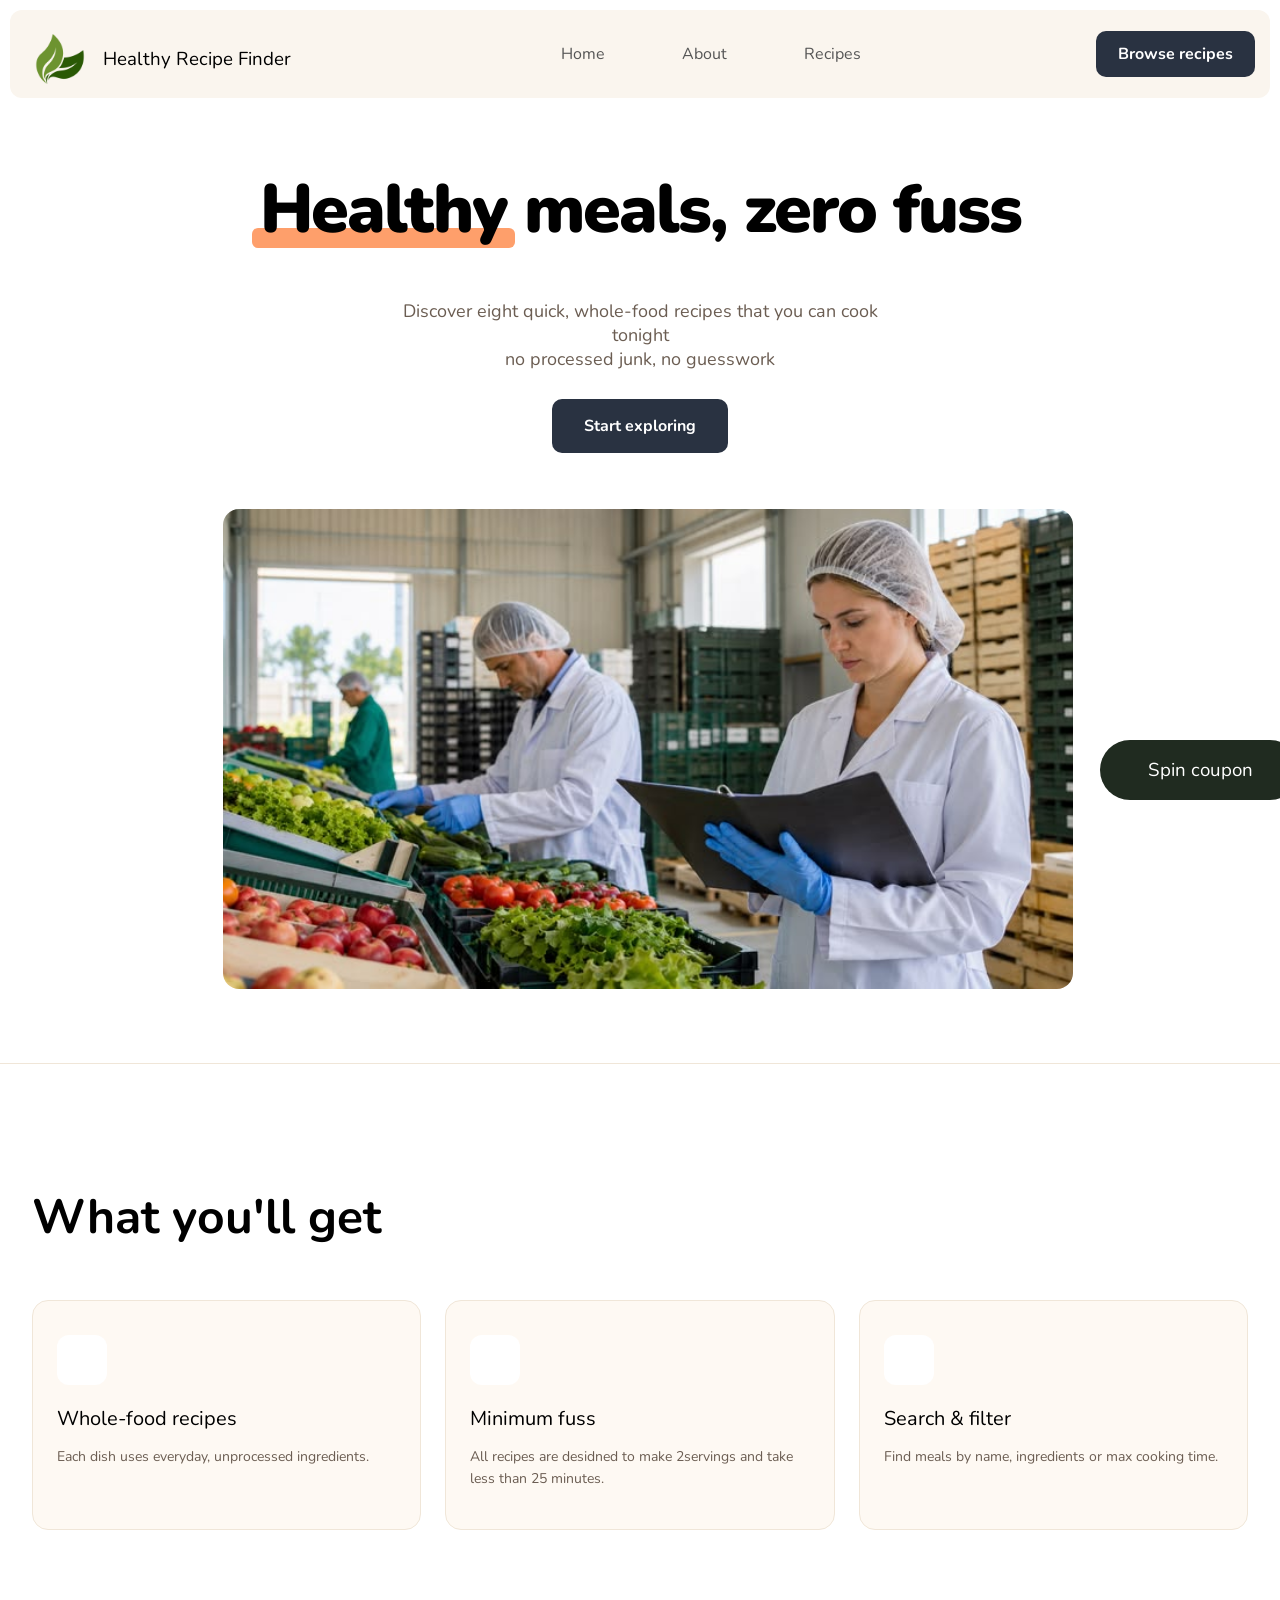
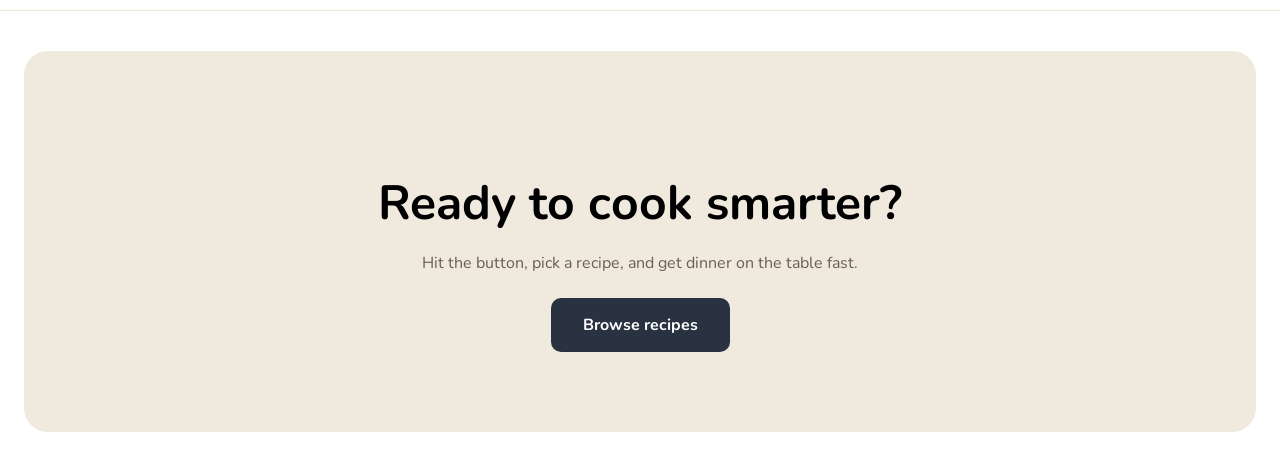
<file: index.html>
<!DOCTYPE html>
<html lang="en">

<head>
    <meta charset="UTF-8">
    <meta name="viewport" content="width=device-width, initial-scale=1.0">
    <title>Home - Healthy Recipe</title>
    <meta name="description" content="Your one stop shop to finding the best healthy and productivity" />
    <link rel="stylesheet" href="style.css">

    <link rel="preconnect" href="https://fonts.googleapis.com">
    <link rel="preconnect" href="https://fonts.gstatic.com" crossorigin>
    <link href="https://fonts.googleapis.com/css2?family=Varela+Round&display=swap" rel="stylesheet">
    <link rel="preconnect" href="https://fonts.googleapis.com">
    <link rel="preconnect" href="https://fonts.gstatic.com" crossorigin>
    <link
        href="https://fonts.googleapis.com/css2?family=Nunito:ital,wght@0,200..1000;1,200..1000&family=Varela+Round&display=swap"
        rel="stylesheet">
</head>

<body>
    <div class="header-container">
        <header>
            <div class="logo">
                <img src="./logo.jpg" alt="logo">

                <h3>
                    Healthy Recipe Finder
                </h3>
            </div>
            <input type="checkbox" id="menu-toggle" hidden>
            <label for="menu-toggle" class="hamburger">
                <span></span>
                <span></span>
                <span></span>
            </label>
            <nav class="nav">
                <li><a href="index.html">Home</a></li>
                <li><a href="about.html">About</a></li>
                <li><a href="recipes.html">Recipes</a></li>
                <a href="recipes.html" class="btn-dark mobile-only">Browse recipes</a>
            </nav>
            <a href="recipes.html" class="btn-dark desktop-only">Browse recipes</a>
        </header>
    </div>
    <main>
        <section class="hero">
            <h1><span class="highlight">Healthy</span> meals, zero fuss</h1>
            <p>Discover eight quick, whole-food recipes that you can cook tonight<br> no processed junk, no guesswork</p>
            <a href="recipes" class="btn-dark big">Start exploring</a>
            <div class="hero-img-wrap">
                <img src="./chef logo.jpg" alt="healthy bowl">
            </div>
        </section>

        <section class="features">
            <h2> What you'll get</h2>
            <div class="feature-grid">
                <div class="feature">
                    <div class="icon"></div>
                    <h3>Whole-food recipes</h3>
                    <p> Each dish uses everyday, unprocessed ingredients.</p>
                </div>
                <div class="feature">
                    <div class="icon"></div>
                    <h3>Minimum fuss</h3>
                    <p>All recipes are desidned to make 2servings and take less than 25 minutes.</p>
                </div>
                <div class="feature">
                    <div class="icon"></div>
                    <h3>Search & filter</h3>
                    <p>Find meals by name, ingredients or max cooking time.</p>
                </div>
            </div>
        </section>
        <section class="cta">
            <h2>Ready to cook smarter?</h2>
            <p>Hit the button, pick a recipe, and get dinner on the table fast.</p>
            <a href="#" class="btn-dark big">Browse recipes</a>
        </section>
    </main>
    <div class="spin-coupon-box">
        <h3>
            Spin coupon
        </h3>
    </div>
    

</body>

</html>
</file>
<file: style.css>
body {
    margin: 0;
    font-family: 'Nunito', sans-serif;
}

.header-container {
    width: 100%;
    /*border: 60%;*/
}
header {
    display: flex;
    justify-content: space-between;
    align-items: center;
    background: rgb(250, 245, 238);
    padding: 4px 15px;
    margin: 10px;
    border-radius: 12px;
    position: relative;
}
main {
    max-width: 1280px;
    margin: 0 auto;
}
.hero{
    text-align: center;
    max-width: 850px;
    margin: 80px auto 0;
    padding: 0 20px;
}
.hero h1 {
    font-size: 68px;
    font-weight: 900;
    line-height: 0.95;
    letter-spacing: -2px;
}
.hero h1 span {
    position: relative;
    z-index: 1;
}
.hero h1 span::after {
    content: '';
    position: absolute;
    left: -8px;
    right: -8px;
    bottom: 8px;
    height: 20px;
    background: #fe9f6b;
    border-radius: 6px;
    z-index: -1;
}
.hero p {
    color: #6b5d52;
    max-width: 480px;
    margin: 20px auto 28px;
    font-size: 18px;
}
.btn-dark {
    background: #293241;
    color: white;
    padding: 12px 22px;
    border-radius: 10px;
    text-decoration: none;
    font-weight: 700;
    display: inline-block;
}
.btn-dark.big {
    padding: 16px 32px;
    font-size: 16px;
}
.hero-img-wrap {
    margin-top: 48px;
}
.hero-img-wrap img {
    width: 100%;
    height: 480px;
    object-fit: cover;
    border-radius: 24px;
    border: 8px solid white;
}
.features {
    background: white;
    padding: 80px 32px;
    margin-top: 60px;
    border-top: 1px solid #f0e6d8;
    border-bottom: 1px solid #f0e6d8;
}
.features h2 {
    font-size: 48px;
    margin-bottom: 40px;
}
.feature-grid {
    display: grid;
    grid-template-columns: repeat(3, 1fr);
    gap: 24px;
}
.feature {
    background: #fef9f3;
    border: 1px solid #f0e6d8;
    border-radius: 16px;
    padding: 24px;
    text-align: left;
}
.feature .icon {
    width: 50px;
    height: 50px;
    background: white;
    border-radius: 12px;
    display: grid;
    place-items: center;
    font-size: 26px;
    margin-bottom: 16px;
}
.feature h3 {
    margin-bottom: 8px;
    font-size: 20px;
}
.feature p {
    color: #6b5d52;
    font-size: 14px;
    line-height: 1.6;
}
.cta {
    text-align: center;
    background: #efe9de;
    padding: 80px 32px;
    border-radius: 24px;
    margin: 40px 24px;
}
.cta h2 {
    font-size: 48px;
    margin-bottom: 12px;
}
.cta p {
    color: #6d5d52;
    margin-bottom: 24px;
}


.logo {
    height: 70%;
    width: 300px;
    display: flex;
    align-items: center;
    gap: 8px;
    font-weight: 600;
}

h3 {
    .varela-round-regular 
    font-family: "Varela Round", sans-serif;
    font-weight: 400;
    font-style: normal;
}

.logo img {
    height: 70px;
    width: 70px;
    object-fit: contain;
    background: transparent;
    mix-blend-mode: multiply;
}

nav {
    height: 70%;
    width: 300px;
    display: flex;
    align-items: center;
    justify-content: space-between;
    
}

ul {
    border: 1px solid black;
    width: 100%;
    margin: 0;
    padding: 0;
    display: flex;
    justify-content: space-between;
}

nav a {
    text-decoration: none;
    color: #555;
}
.menu.material-symbols-outlined {
    display: none;
    font-size: 32px;
    cursor: pointer;
    user-select: none;
}

li {
    list-style: none;
}

.btn {
    background: #384a3f;
    border-radius: 10px;
    color: white;
    padding: 8px 14px;
    border-radius: 6px;
    text-decoration: none;
}

.hamburger {
    display: none;
    flex-direction: column;
    gap: 5px;
    cursor: pointer;
    padding: 8px;
}
.hamburger span {
    display: block;
    width: 26px;
    height: 3px;
    background-color: #293241;
    border-radius: 99px;
}
.mobile-only {
    display: none;
}
.desktop-only {
    display: block;
}
/*========ABOUT PAGE========*/
.page-head {
    max-width: 900px;
    margin: 50px auto;
    text-align:center;
    padding: 0 20px;
}
.page-head h1 {
    font-size: clamp(32px, 5vw, 56px);
    font-weight: 800;
}
.pill {
    background: #fe9fb20;
    border: 1px solid #fe9f6b;
    padding: 6px 14px;
    border-radius: 999px;
    font-weight: 700;
    font-size: 14px;
    display: inline-block;
    bottom: 12px;
}
.about-grid {
    max-width: 1100px;
    margin: 30px auto;
    display: grid;
    grid-template-columns: 1.2fr 0.8fr;
    gap: 30px;
    padding: 0 20px;
    align-items: center;
}
.about-grid .text h3 {
    margin-top: 20px;
    font-size:20px;
}
.about-grid .text p {
    color: #5a6b76;
    margin-top: 6px;
}
.about-grid img {
    width: 100%;
    border-radius: 20px;
    height: 400px;
    object-fit:cover;
}
@media(max-width:768px){
    .about-grid {
        grid-template-columns: 1fr;
    }
}

/*==========RECIPES PAGE===========*/
.page-head{
    max-width:900px;
    margin:50px auto;
    text-align:center;
    padding:0 20px;
}
.page-head h1{
    font-size:clamp(32px,5vw,48px);
    font-weight:800;
}
.page-head p{
    color:#5a6576;
    margin-top:10px;
}
.filters{
    max-width:1100px;
    margin:20px auto;
    display:flex;gap:12px;
    padding:0 20px;
    flex-wrap:wrap;
}
.filters input{
    flex:1;min-width:260px;
    padding:12px 16px;
    border-radius:999px;
    border:1px solid #ddd;
}
.filters select{
    padding:12px 16px;
    border-radius:999px;
    border:1px solid #ddd;
    background:#fff;
}
.recipe-grid{
    max-width:1100px;
    margin:20px auto;display:grid;
    grid-template-columns:repeat(3,1fr);
    gap:20px;
    padding:0 20px;
}
.recipe-card{
    background:#fff;
    border-radius:16px;
    overflow:hidden;
    text-decoration:none;
    color:#293241;
    padding-bottom:14px;
}
.recipe-card img{
    width:100%;
    height:180px;
    object-fit:cover;
}
.recipe-card h4{
    padding:12px 16px 4px;
}
.recipe-card p{
    padding:0 16px;
    font-size:13px;
    color:#6b7a8e;
}
@media(max-width:768px){
    .recipe-grid{
        grid-template-columns:1fr;
    }
}
/*MOBILE MENU*/
@media (max-width: 768px) {
    .hamburger{display: flex;}
    .desktop-only {display: none;}
    .nav{
        display: none;
        position: absolute;
        top: 70px;
        left: 12px;
        right: 12px;
        background: white;
        flex-direction: column;
        gap: 18px;
        padding: 28px;
        border-radius: 20px;
        box-shadow: 0 20px 40px rgba(0,0,0,0.2);
        z-index: 999;
    }
    .nav.open {
        display: flex;
    }
    .mobile-only {
        display: block;
        text-align: center;
    }
}


/* ##################### TABLET ############ */
@media(max-width:900px){
    .hero h1 {font-size: 38px;}
    .hero-img-wrap img {height: 260px;}
    .feature-grid {grid-template-columns: 1fr;}
    .features h2, .cta h2 {font-size: 32px;}
    .cta {margin: 20px 16px; padding: 50px 20px;}
}


div {
    margin-top: 10px;
}
.menu.material-symbols-outlined {
    display: none;
    
}
.spin-coupon-box {
    height: 60px;
    width: 200px;
    background-color: rgb(32, 43, 32);
    color: white;
    display: flex;
    justify-content: center;
    align-items: center;
    border-radius: 40px;
    position: fixed;
    right: -20px;
    bottom: 100px;
}
</file>
